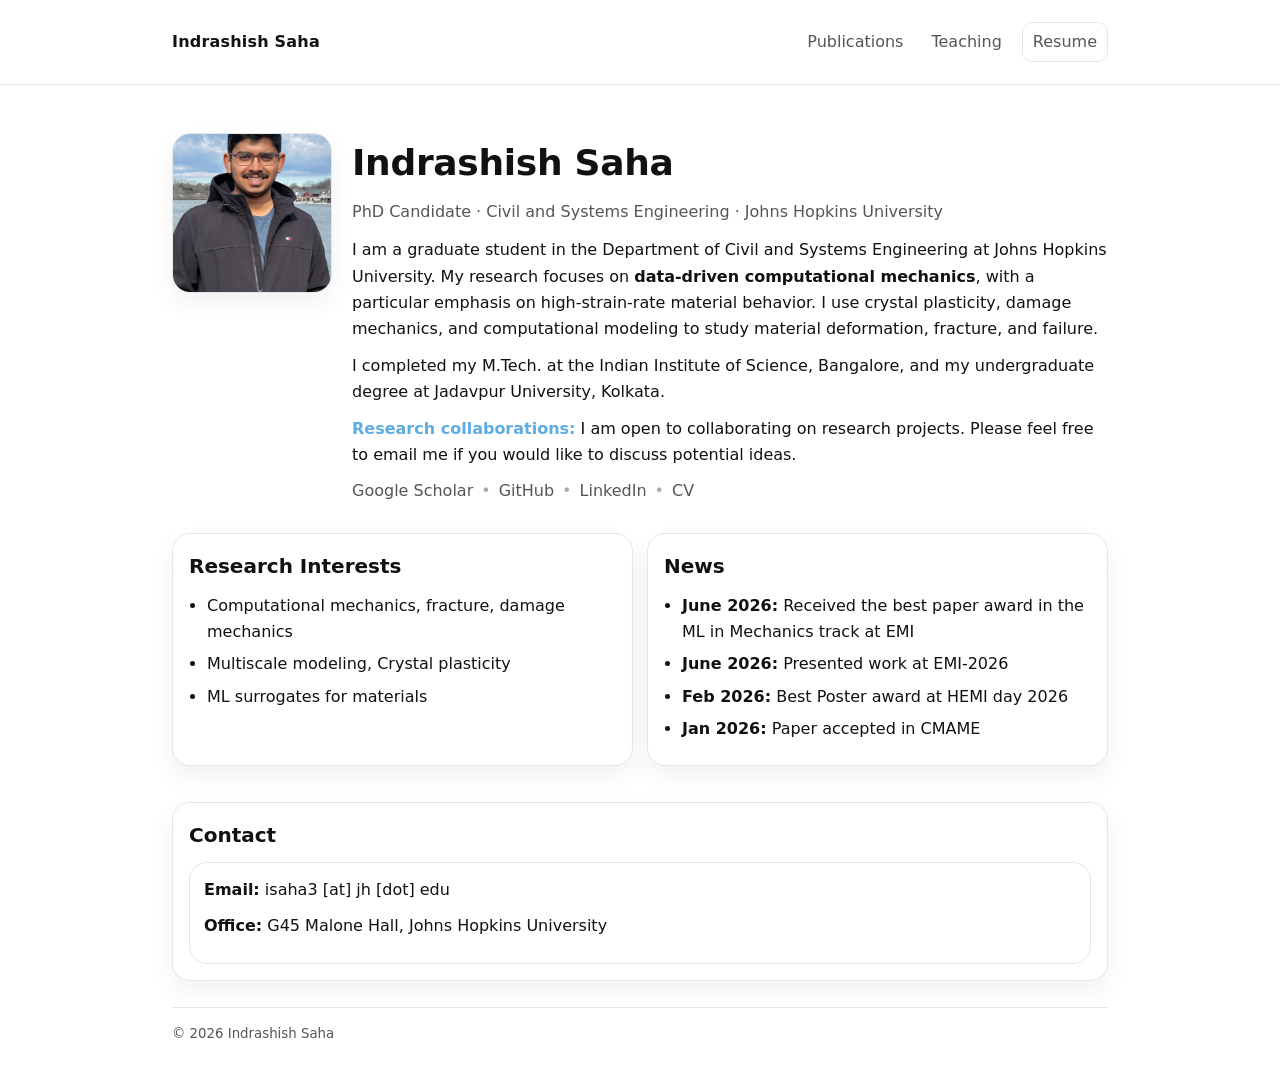
<file: index.html>
<!doctype html>
<html lang="en">
<head>
  <meta charset="utf-8" />
  <meta name="viewport" content="width=device-width, initial-scale=1" />
  <title>Indrashish Saha</title>
  <meta name="description" content="Academic website of Indrashish Saha." />
  <meta name="author" content="Indrashish Saha" />
  <link rel="stylesheet" href="styles.css" />
</head>

<body>
  <header class="site-header">
    <div class="container">
      <div class="topbar">
        <a class="brand" href="index.html">Indrashish Saha</a>
        <nav class="nav">
          <a href="pages/publications.html">Publications</a>
          <a href="pages/teaching.html">Teaching</a>
          <a class="pill" href="assets/Resume_Isaha_website.pdf">Resume</a>
        </nav>
      </div>
    </div>
  </header>

  <main class="container">
    <section class="hero">
      <img class="headshot" src="assets/profile_image.jpg" alt="Headshot of Indrashish" />
      <div>
        <h1>Indrashish Saha</h1>
        <p class="subtitle">PhD Candidate · Civil and Systems Engineering · Johns Hopkins University</p>

<p> I am a graduate student in the Department of Civil and Systems Engineering at Johns Hopkins University. My research focuses on <strong>data-driven computational mechanics</strong>, with a particular emphasis on high-strain-rate material behavior. I use crystal plasticity, damage mechanics, and computational modeling to study material deformation, fracture, and failure. </p> <p> I completed my M.Tech. at the Indian Institute of Science, Bangalore, and my undergraduate degree at Jadavpur University, Kolkata. </p> <p> <strong style="color: #5DADE2;">Research collaborations:</strong> I am open to collaborating on research projects. Please feel free to email me if you would like to discuss potential ideas. </p>
        <div class="linkrow">
          <a href="https://scholar.google.com/citations?hl=en&user=zjUiBd0AAAAJ" target="_blank" rel="noopener">Google Scholar</a>
          <span class="dot">•</span>
          <a href="https://github.com/Indrashish95" target="_blank" rel="noopener">GitHub</a>
          <span class="dot">•</span>
          <a href="https://www.linkedin.com/in/indrashish-saha/" target="_blank" rel="noopener">LinkedIn</a>
          <span class="dot">•</span>
          <a href="assets/CV.pdf" target="_blank" rel="noopener">CV</a>
        </div>


      </div>
    </section>

    <section class="grid2">
      <div class="card">
        <h2>Research Interests</h2>
        <ul class="bullets">
          <li>Computational mechanics, fracture, damage mechanics</li>
          <li>Multiscale modeling, Crystal plasticity</li>
          <li>ML surrogates for materials</li>
        </ul>
      </div>

      <div class="card">
        <h2>News</h2>
        <ul class="bullets">
            <li><strong>June 2026:</strong> Received the best paper award in the ML in Mechanics track at EMI</li>
           <li><strong>June 2026:</strong> Presented work at EMI-2026</li>
          <li><strong>Feb 2026:</strong> Best Poster award at HEMI day 2026</li>
          <li><strong>Jan 2026:</strong> Paper accepted in CMAME</li>
        </ul>
      </div>
    </section>

    <section class="card">
      <h2>Contact</h2>
      <div class="cards">
        <article class="mini">
          <p><strong>Email:</strong> <a>isaha3 [at] jh [dot] edu</a></p>
          <p><strong>Office:</strong> G45 Malone Hall, Johns Hopkins University</p>    
        </article>


      </div>
    </section>

    <footer class="footer">
      <small>© <span id="y"></span> Indrashish Saha </small>
    </footer>
  </main>

  <script>
    document.getElementById("y").textContent = new Date().getFullYear();
  </script>
</body>
</html>
</file>
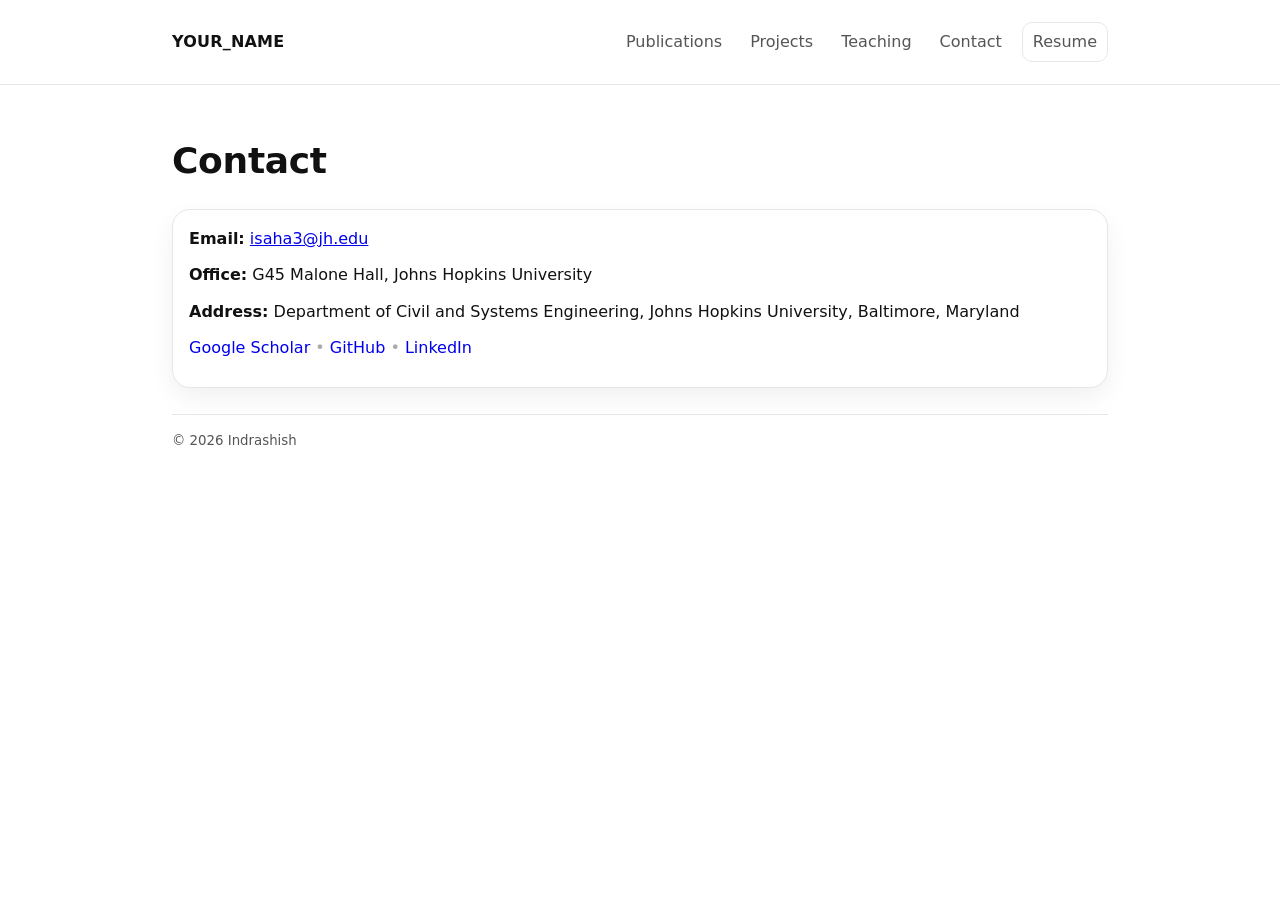
<file: contact.html>
<!doctype html>
<html lang="en">
<head>
  <meta charset="utf-8" />
  <meta name="viewport" content="width=device-width, initial-scale=1" />
  <title>Contact · Indrashish</title>
  <meta name="description" content="Contact Indrashish." />
  <link rel="stylesheet" href="../styles.css" />
</head>
<body>
  <header class="site-header">
    <div class="container">
      <div class="topbar">
        <a class="brand" href="../index.html">YOUR_NAME</a>
        <nav class="nav">
          <a href="publications.html">Publications</a>
          <a href="projects.html">Projects</a>
          <a href="teaching.html">Teaching</a>
          <a href="contact.html">Contact</a>
          <a class="pill" href="../assets/Resume_Isaha_website.pdf">Resume</a>
        </nav>
      </div>
    </div>
  </header>

  <main class="container">
    <h1 class="page-title">Contact</h1>
    <section class="card">
      <p><strong>Email:</strong> <a href="mailto:isaha3@jh.edu">isaha3@jh.edu</a></p>
      <p><strong>Office:</strong> G45 Malone Hall, Johns Hopkins University</p>
      <p><strong>Address:</strong> Department of Civil and Systems Engineering, Johns Hopkins University, Baltimore, Maryland</p>

      <p class="smalllinks">
        <a href="https://scholar.google.com/citations?hl=en&user=zjUiBd0AAAAJ" target="_blank" rel="noopener">Google Scholar</a>
        <span class="dot">•</span>
        <a href=https://github.com/Indrashish95" target="_blank" rel="noopener">GitHub</a>
        <span class="dot">•</span>
        <a href="https://www.linkedin.com/in/indrashish-saha/" target="_blank" rel="noopener">LinkedIn</a>
      </p>
    </section>

    <footer class="footer">
      <small>© <span id="y"></span> Indrashish</small>
    </footer>
  </main>

  <script>document.getElementById("y").textContent = new Date().getFullYear();</script>
</body>
</html>
</file>
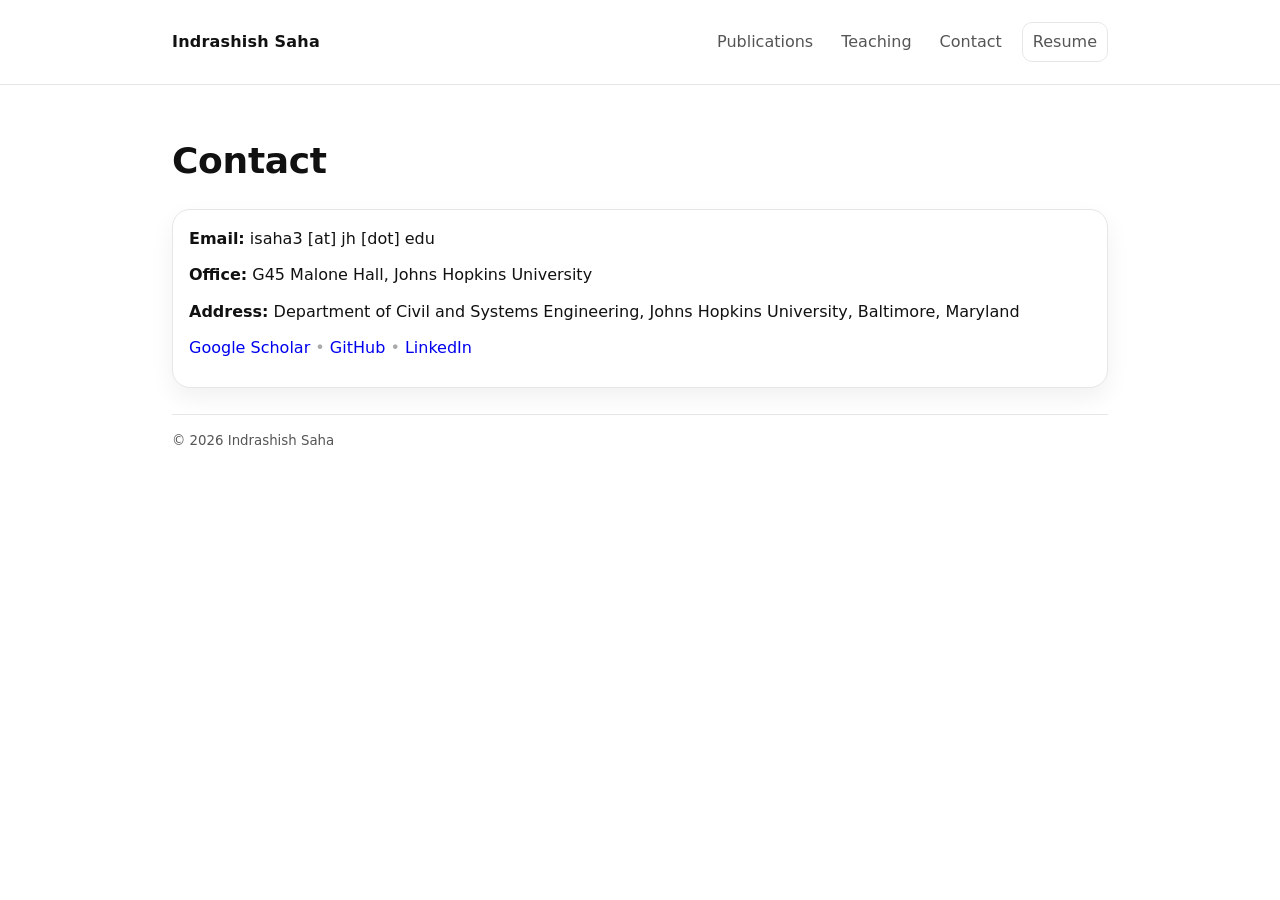
<file: pages/contact.html>
<!doctype html>
<html lang="en">
<head>
  <meta charset="utf-8" />
  <meta name="viewport" content="width=device-width, initial-scale=1" />
  <title>Contact · Indrashish</title>
  <meta name="description" content="Contact Indrashish." />
  <link rel="stylesheet" href="../styles.css" />
</head>
<body>
  <header class="site-header">
    <div class="container">
      <div class="topbar">
        <a class="brand" href="../index.html">Indrashish Saha</a>
        <nav class="nav">
          <a href="publications.html">Publications</a>
          <a href="teaching.html">Teaching</a>
          <a href="contact.html">Contact</a>
          <a class="pill" href="../assets/Resume_Isaha_website.pdf">Resume</a>
        </nav>
      </div>
    </div>
  </header>

  <main class="container">
    <h1 class="page-title">Contact</h1>
    <section class="card">
      <p><strong>Email:</strong> <a>isaha3 [at] jh [dot] edu</a></p>
      <p><strong>Office:</strong> G45 Malone Hall, Johns Hopkins University</p>
      <p><strong>Address:</strong> Department of Civil and Systems Engineering, Johns Hopkins University, Baltimore, Maryland</p>

      <p class="smalllinks">
        <a href="https://scholar.google.com/citations?hl=en&user=zjUiBd0AAAAJ" target="_blank" rel="noopener">Google Scholar</a>
        <span class="dot">•</span>
        <a href=https://github.com/Indrashish95" target="_blank" rel="noopener">GitHub</a>
        <span class="dot">•</span>
        <a href="https://www.linkedin.com/in/indrashish-saha/" target="_blank" rel="noopener">LinkedIn</a>
      </p>
    </section>

    <footer class="footer">
      <small>© <span id="y"></span> Indrashish Saha</small>
    </footer>
  </main>

  <script>document.getElementById("y").textContent = new Date().getFullYear();</script>
</body>
</html>
</file>
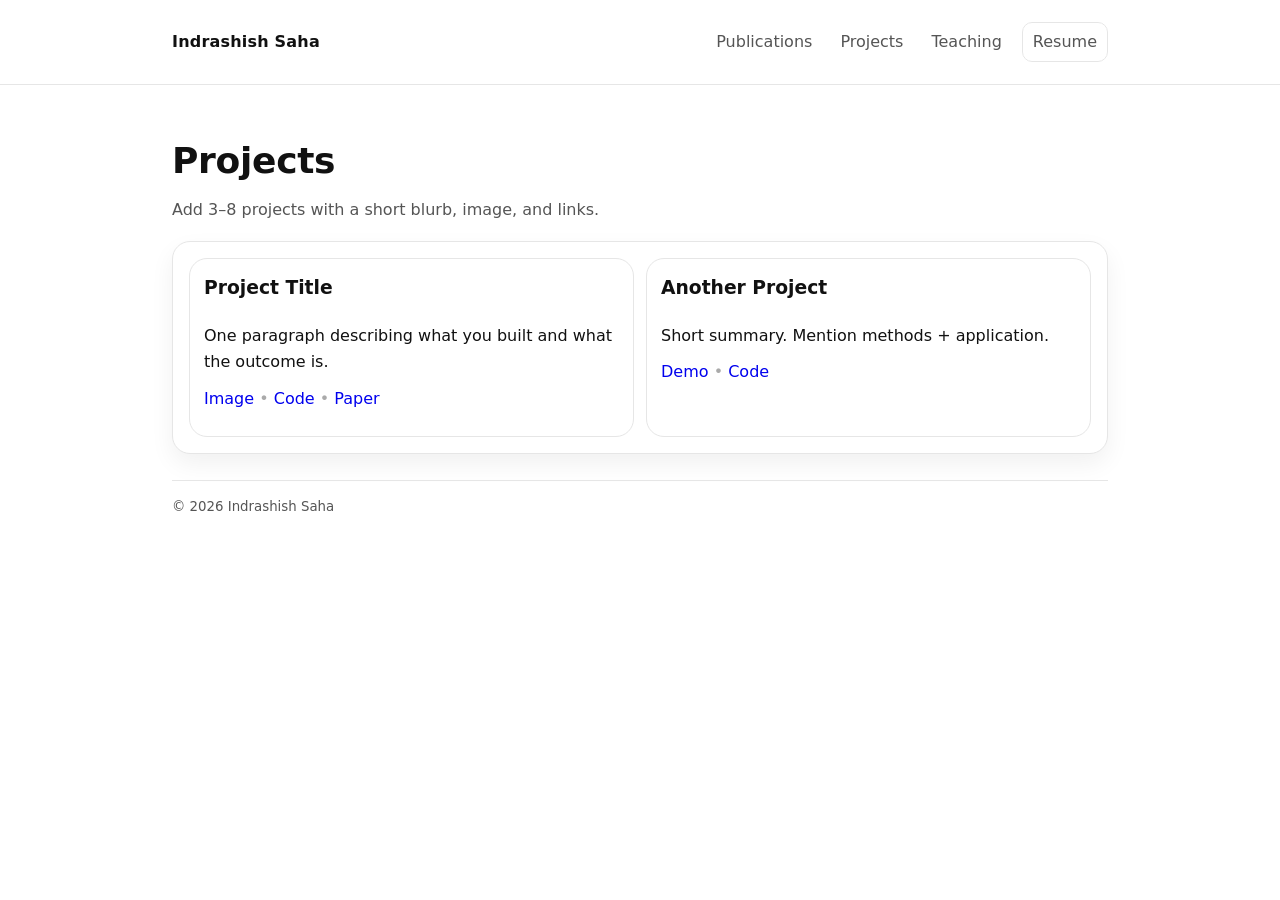
<file: pages/projects.html>
<!doctype html>
<html lang="en">
<head>
  <meta charset="utf-8" />
  <meta name="viewport" content="width=device-width, initial-scale=1" />
  <title>Projects · Indrashish</title>
  <meta name="description" content="Projects by Indrashish Saha" />
  <link rel="stylesheet" href="../styles.css" />
</head>
<body>
  <header class="site-header">
    <div class="container">
      <div class="topbar">
        <a class="brand" href="../index.html">Indrashish Saha</a>
        <nav class="nav">
          <a href="publications.html">Publications</a>
          <a href="projects.html">Projects</a>
          <a href="teaching.html">Teaching</a>
          <a class="pill" href="../assets/Resume_Isaha_website.pdf">Resume</a>
        </nav>
      </div>
    </div>
  </header>

  <main class="container">
    <h1 class="page-title">Projects</h1>
    <p class="kicker">Add 3–8 projects with a short blurb, image, and links.</p>

    <section class="card">
      <div class="cards">
        <article class="mini">
          <h3>Project Title</h3>
          <p>One paragraph describing what you built and what the outcome is.</p>
          <p class="smalllinks">
            <a href="../assets/images/example-project.png">Image</a>
            <span class="dot">•</span>
            <a href="https://github.com/" target="_blank" rel="noopener">Code</a>
            <span class="dot">•</span>
            <a href="#">Paper</a>
          </p>
        </article>

        <article class="mini">
          <h3>Another Project</h3>
          <p>Short summary. Mention methods + application.</p>
          <p class="smalllinks">
            <a href="#">Demo</a>
            <span class="dot">•</span>
            <a href="#">Code</a>
          </p>
        </article>
      </div>
    </section>

    <footer class="footer">
      <small>© <span id="y"></span> Indrashish Saha</small>
    </footer>
  </main>

  <script>document.getElementById("y").textContent = new Date().getFullYear();</script>
</body>
</html>
</file>
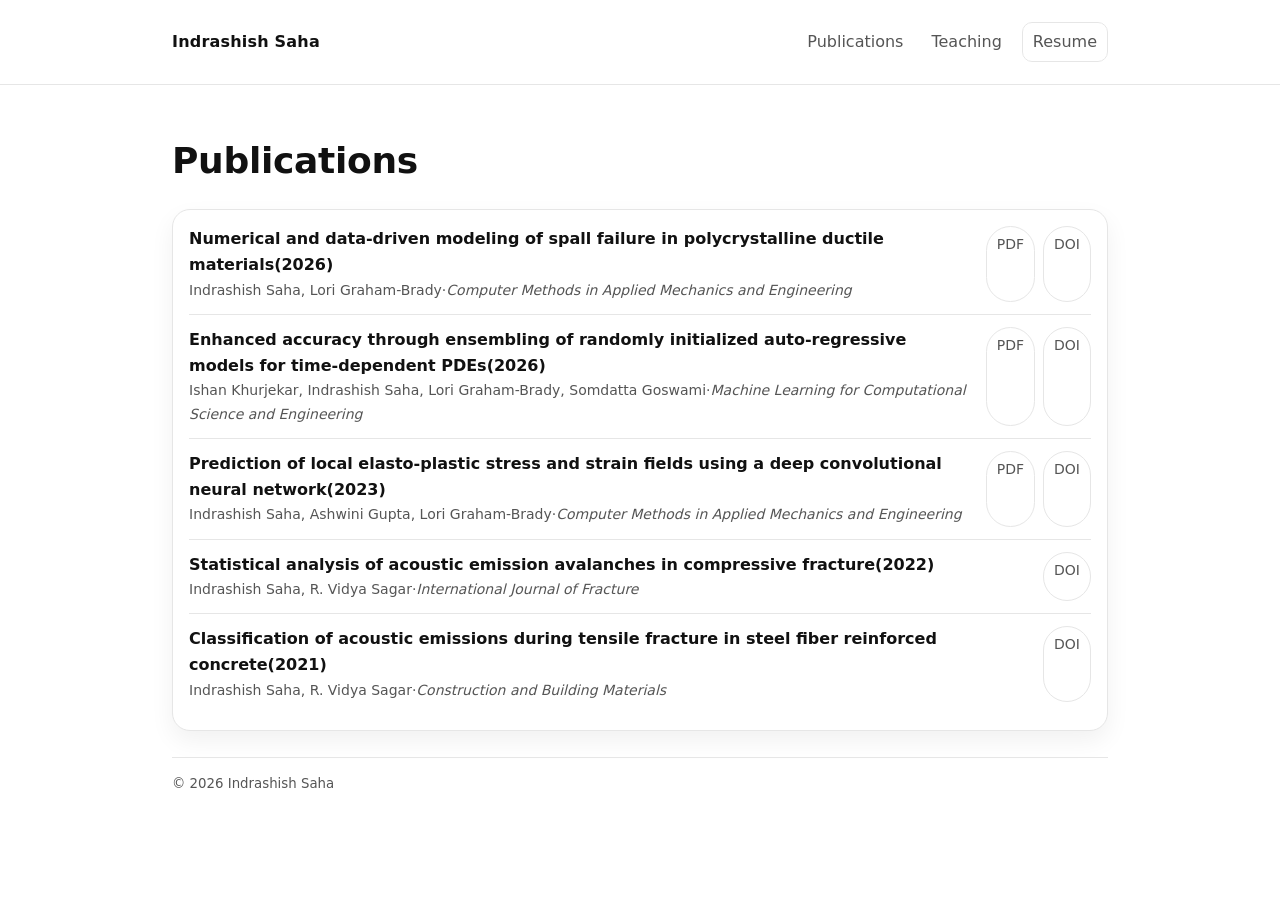
<file: pages/publications.html>
<!doctype html>
<html lang="en">
<head>
  <meta charset="utf-8" />
  <meta name="viewport" content="width=device-width, initial-scale=1" />
  <title>Publications · Indrashish Saha</title>
  <meta name="description" content="Publications by Indrashish Saha." />
  <link rel="stylesheet" href="../styles.css" />
</head>
<body>
  <header class="site-header">
    <div class="container">
      <div class="topbar">
        <a class="brand" href="../index.html">Indrashish Saha</a>
        <nav class="nav">
          <a href="publications.html">Publications</a>
          <a href="teaching.html">Teaching</a>
          <a class="pill" href="../assets/Resume_Isaha_website.pdf">Resume</a>
        </nav>
      </div>
    </div>
  </header>

  <main class="container">
    <h1 class="page-title">Publications</h1>
    <section class="card">
      <div class="pub">
        <div>
          <div><strong>Numerical and data-driven modeling of spall failure in polycrystalline ductile materials(2026)</strong></div>
          <div class="meta">Indrashish Saha, Lori Graham-Brady·<em>Computer Methods in Applied Mechanics and Engineering</em></div>
        </div>
        <div class="badges">
          <a class="badge" href="https://arxiv.org/pdf/2507.03706">PDF</a>
          <a class="badge" href="https://doi.org/10.1016/j.cma.2025.118493" target="_blank" rel="noopener">DOI</a>
        </div>
      </div>

      <div class="pub">
        <div>
          <div><strong>Enhanced accuracy through ensembling of randomly initialized auto-regressive models for time-dependent PDEs(2026)</strong></div>
          <div class="meta">Ishan Khurjekar, Indrashish Saha, Lori Graham-Brady, Somdatta Goswami·<em>Machine Learning for Computational Science and Engineering</em></div>
        </div>
        <div class="badges">
          <a class="badge" href="https://arxiv.org/pdf/2507.03863">PDF</a>
          <a class="badge" href="https://doi.org/10.1007/s44379-026-00054-2" target="_blank" rel="noopener">DOI</a>
        </div>
      </div>

     <div class="pub">
        <div>
          <div><strong>Prediction of local elasto-plastic stress and strain fields using a deep convolutional neural network(2023)</strong></div>
          <div class="meta">Indrashish Saha, Ashwini Gupta, Lori Graham-Brady·<em>Computer Methods in Applied Mechanics and Engineering</em></div>
        </div>
        <div class="badges">
          <a class="badge" href="https://arxiv.org/pdf/2310.19128">PDF</a>
          <a class="badge" href="https://doi.org/10.1016/j.cma.2024.116816" target="_blank" rel="noopener">DOI</a>
        </div>
      </div>
     <div class="pub">
        <div>
          <div><strong>Statistical analysis of acoustic emission avalanches in compressive fracture(2022)</strong></div>
          <div class="meta">Indrashish Saha, R. Vidya Sagar·<em>International Journal of Fracture</em></div>
        </div>
        <div class="badges">
          <a class="badge" href="https://doi.org/10.1007/s10704-022-00618-2" target="_blank" rel="noopener">DOI</a>
        </div>
      </div>
     <div class="pub">
        <div>
          <div><strong>Classification of acoustic emissions during tensile fracture in steel fiber reinforced concrete(2021)</strong></div>
          <div class="meta">Indrashish Saha, R. Vidya Sagar·<em>Construction and Building Materials</em></div>
        </div>
        <div class="badges">
          <a class="badge" href="https://doi.org/10.1016/j.conbuildmat.2021.123541" target="_blank" rel="noopener">DOI</a>
        </div>
      </div>
    </section>

    <footer class="footer">
      <small>© <span id="y"></span> Indrashish Saha</small>
    </footer>
  </main>

  <script>document.getElementById("y").textContent = new Date().getFullYear();</script>
</body>
</html>
</file>
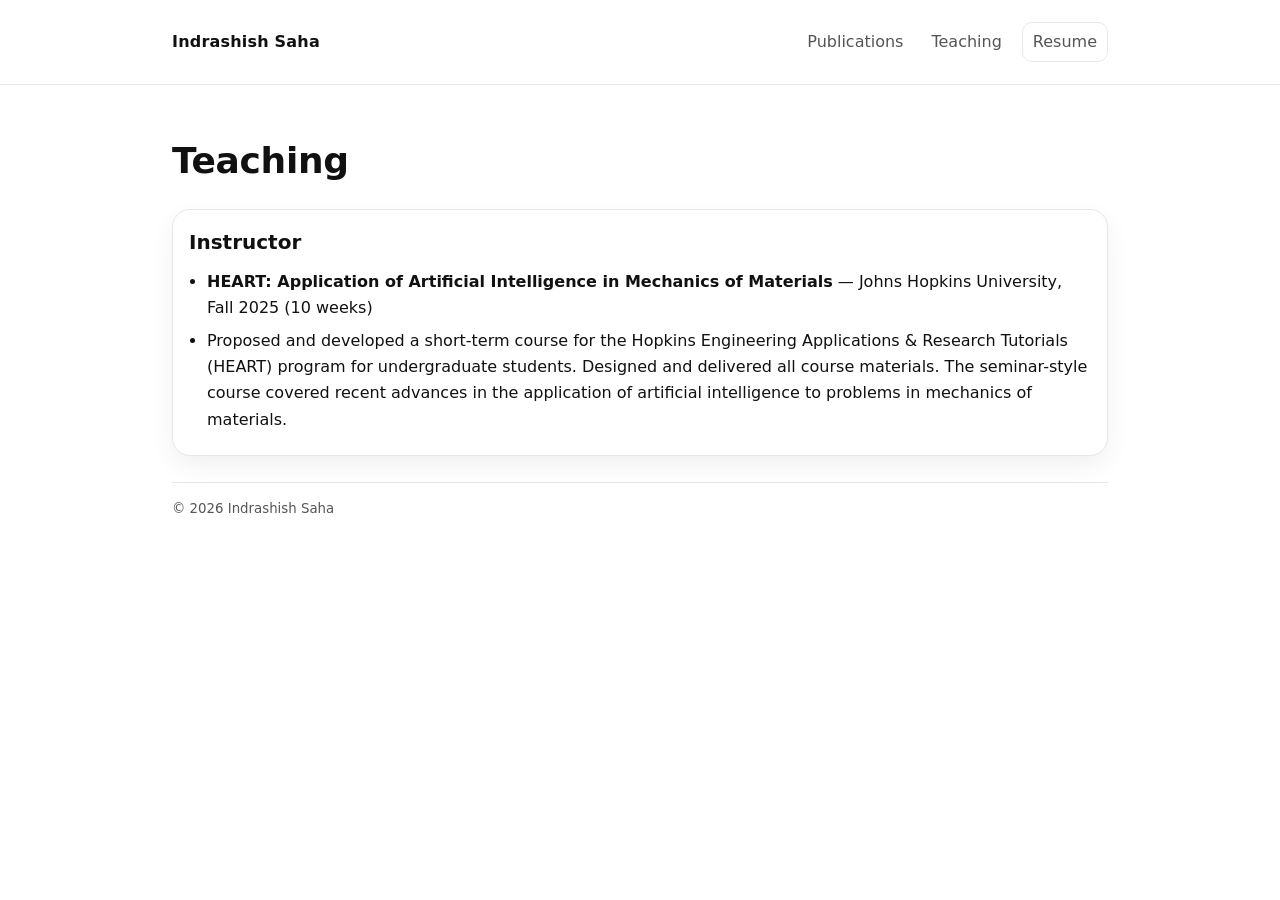
<file: pages/teaching.html>
<!doctype html>
<html lang="en">
<head>
  <meta charset="utf-8" />
  <meta name="viewport" content="width=device-width, initial-scale=1" />
  <title>Teaching · Indrashish Saha</title>
  <meta name="description" content="Teaching and mentoring by Indrashish." />
  <link rel="stylesheet" href="../styles.css" />
</head>
<body>
  <header class="site-header">
    <div class="container">
      <div class="topbar">
        <a class="brand" href="../index.html">Indrashish Saha</a>
        <nav class="nav">
          <a href="publications.html">Publications</a>
          <a href="teaching.html">Teaching</a>
          <a class="pill" href="../assets/Resume_Isaha_website.pdf">Resume</a>
        </nav>
      </div>
    </div>
  </header>

  <main class="container">
    <h1 class="page-title">Teaching</h1>

    <section class="card">
      <h2>Instructor </h2>
      <ul class="bullets">
        <li><strong>HEART: Application of Artificial Intelligence in Mechanics of Materials</strong> — Johns Hopkins University, Fall 2025 (10 weeks) </li>
        <li>Proposed and developed a short-term course for the Hopkins Engineering Applications & Research Tutorials (HEART) program for undergraduate students. Designed and delivered all course materials. The seminar-style course covered recent advances in the application of artificial intelligence to problems in mechanics of materials. </li>
      </ul>
    </section>

    <footer class="footer">
      <small>© <span id="y"></span> Indrashish Saha</small>
    </footer>
  </main>

  <script>document.getElementById("y").textContent = new Date().getFullYear();</script>
</body>
</html>
</file>
<file: styles.css>
:root{
  --max: 980px;
  --fg: #111;
  --muted: #555;
  --bg: #fff;
  --card: #fff;
  --line: #e6e6e6;
  --shadow: 0 10px 25px rgba(0,0,0,.06);
  --radius: 18px;
}

*{ box-sizing: border-box; }
html{ scroll-behavior: smooth; }
body{
  margin: 0;
  font: 16px/1.65 system-ui, -apple-system, Segoe UI, Roboto, Arial, sans-serif;
  color: var(--fg);
  background: var(--bg);
}

.container{ max-width: var(--max); margin: 0 auto; padding: 22px; }

.site-header{
  position: sticky; top: 0; z-index: 20;
  background: rgba(255,255,255,.9);
  backdrop-filter: blur(8px);
  border-bottom: 1px solid var(--line);
}
.topbar{
  display: flex; align-items: center; justify-content: space-between;
  gap: 12px;
}
.brand{
  text-decoration: none;
  color: var(--fg);
  font-weight: 700;
  letter-spacing: .2px;
}
.nav{ display: flex; flex-wrap: wrap; gap: 12px; align-items: center; justify-content: flex-end; }
.nav a{
  text-decoration: none;
  color: var(--muted);
  padding: 6px 8px;
  border-radius: 10px;
}
.nav a:hover{ color: var(--fg); background: #f6f6f6; }
.pill{
  border: 1px solid var(--line);
  padding: 6px 10px !important;
}

.hero{
  display: grid;
  grid-template-columns: 160px 1fr;
  gap: 20px;
  padding: 26px 0 10px;
}
.headshot{
  width: 160px; height: 160px;
  border-radius: var(--radius);
  object-fit: cover;
  border: 1px solid var(--line);
  box-shadow: var(--shadow);
}
h1{ margin: 0 0 6px; font-size: 36px; letter-spacing: -0.3px; }
.subtitle{ margin: 0 0 12px; color: var(--muted); }

.linkrow{
  display: flex; flex-wrap: wrap; gap: 8px;
  margin: 10px 0 0;
  color: var(--muted);
}
.linkrow a{ color: var(--muted); text-decoration: none; }
.linkrow a:hover{ color: var(--fg); text-decoration: underline; }
.dot{ color: #aaa; }

.cta{ margin-top: 14px; display: flex; gap: 10px; flex-wrap: wrap; }
.button{
  display: inline-block;
  text-decoration: none;
  padding: 10px 14px;
  border-radius: 14px;
  background: #111;
  color: #fff;
  border: 1px solid #111;
}
.button:hover{ opacity: .92; }
.button.ghost{
  background: transparent;
  color: var(--fg);
  border: 1px solid var(--line);
}
.button.ghost:hover{ background: #f6f6f6; }

.card{
  background: var(--card);
  border: 1px solid var(--line);
  border-radius: var(--radius);
  padding: 16px;
  box-shadow: var(--shadow);
  margin: 18px 0;
}
.grid2{
  display: grid;
  grid-template-columns: 1fr 1fr;
  gap: 14px;
}
.cards{
  display: grid;
  grid-template-columns: repeat(auto-fit, minmax(240px, 1fr));
  gap: 12px;
}
.mini{
  border: 1px solid var(--line);
  border-radius: var(--radius);
  padding: 14px;
}
.mini h3{ margin-top: 0; }
.smalllinks a{ text-decoration: none; }
.smalllinks a:hover{ text-decoration: underline; }

h2{ margin: 0 0 10px; font-size: 20px; }
p{ margin: 0 0 10px; }
.bullets{ margin: 0; padding-left: 18px; }
.bullets li{ margin: 6px 0; }

.page-title{ margin-top: 24px; }
.kicker{ color: var(--muted); margin-top: 6px; }

.pub{
  display: grid;
  grid-template-columns: 1fr auto;
  gap: 10px;
  padding: 12px 0;
  border-top: 1px solid var(--line);
}
.pub:first-of-type{ border-top: none; padding-top: 0; }
.pub .meta{ color: var(--muted); font-size: 14px; }
.badges{ display: flex; gap: 8px; flex-wrap: wrap; justify-content: flex-end; }
.badge{
  border: 1px solid var(--line);
  border-radius: 999px;
  padding: 6px 10px;
  text-decoration: none;
  color: var(--muted);
  font-size: 14px;
}
.badge:hover{ color: var(--fg); background: #f6f6f6; }

.footer{
  margin: 26px 0 16px;
  color: var(--muted);
  border-top: 1px solid var(--line);
  padding-top: 12px;
}

/* Mobile */
@media (max-width: 700px){
  .hero{ grid-template-columns: 1fr; }
  .headshot{ width: 140px; height: 140px; }
  .grid2{ grid-template-columns: 1fr; }
}

/* Dark mode (optional but nice) */
@media (prefers-color-scheme: dark){
  :root{
    --fg:#f2f2f2;
    --muted:#bdbdbd;
    --bg:#0f0f10;
    --card:#121214;
    --line:#2a2a2a;
    --shadow: 0 10px 25px rgba(0,0,0,.35);
  }
  .site-header{ background: rgba(15,15,16,.9); }
  .nav a:hover{ background: #1b1b1d; }
  .button{ background: #f2f2f2; color:#111; border-color:#f2f2f2; }
  .button.ghost{ color: var(--fg); }
  .button.ghost:hover{ background:#1b1b1d; }
}
</file>
